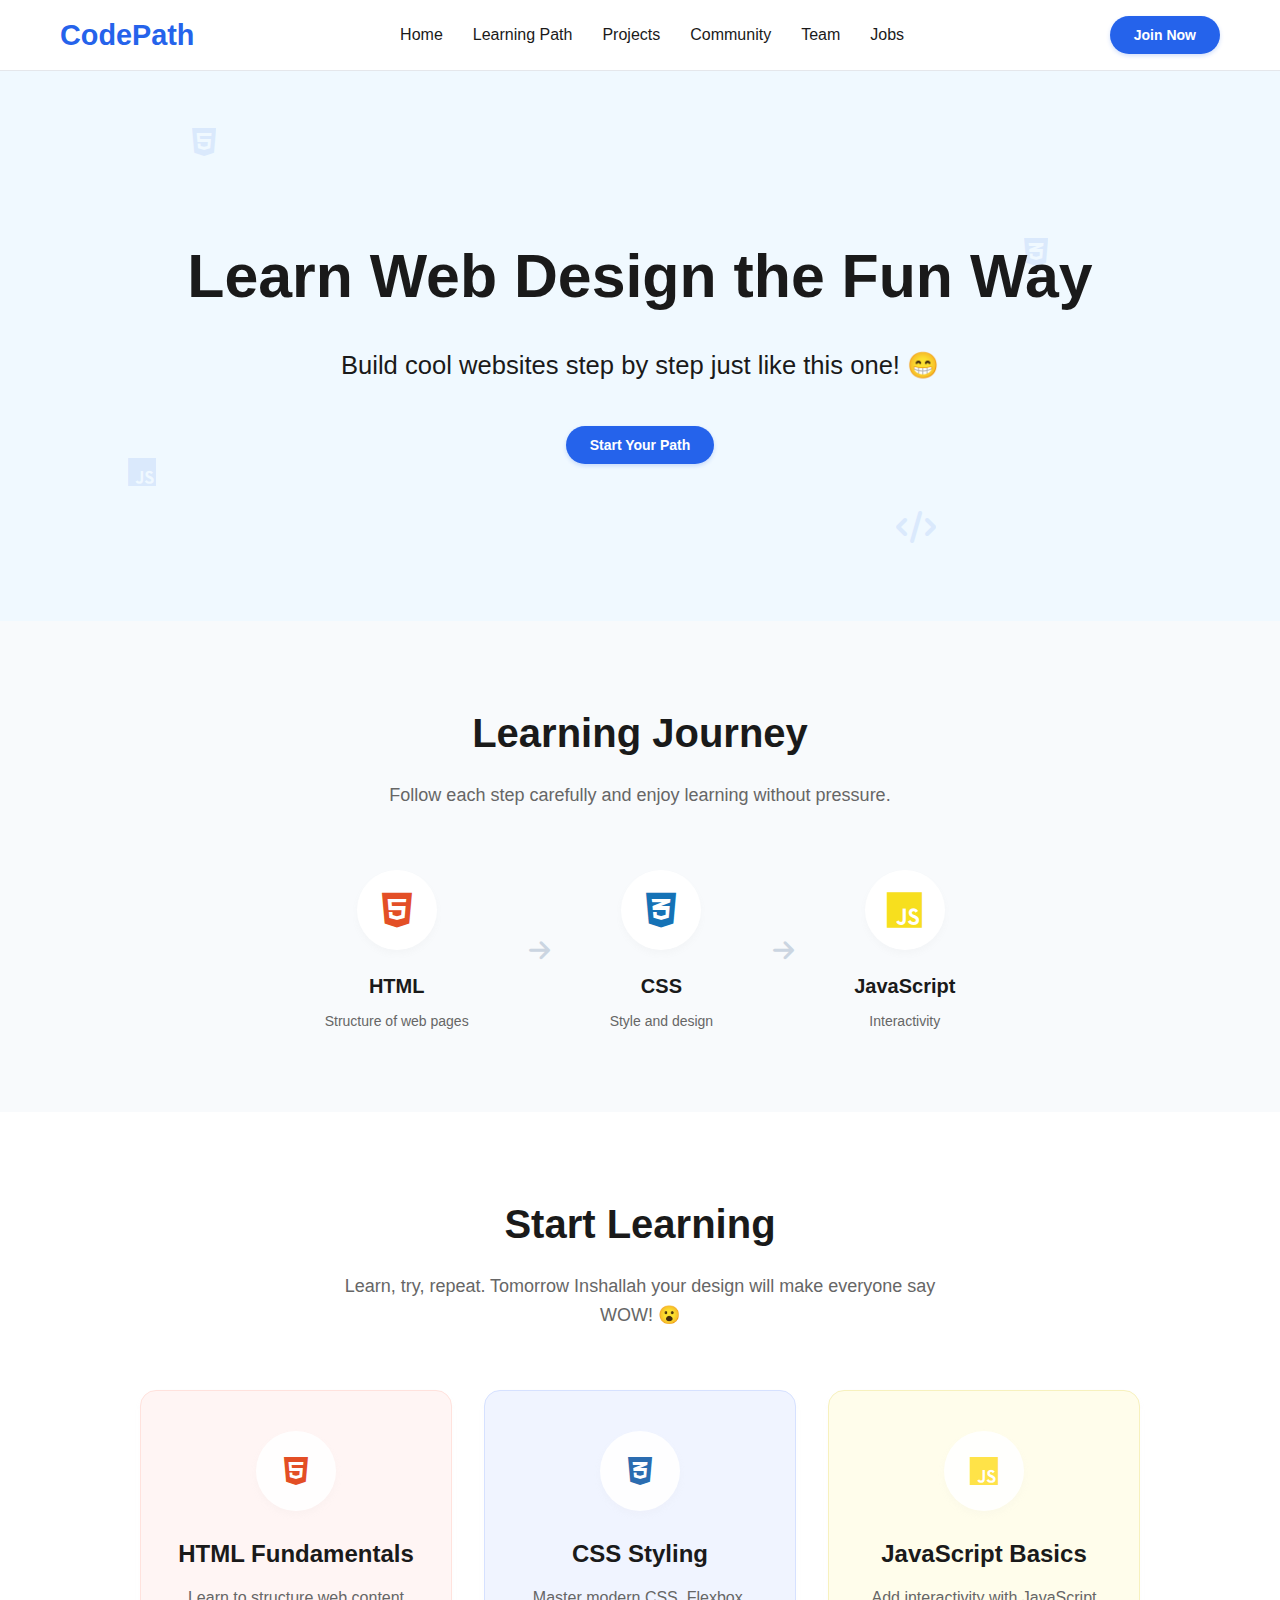
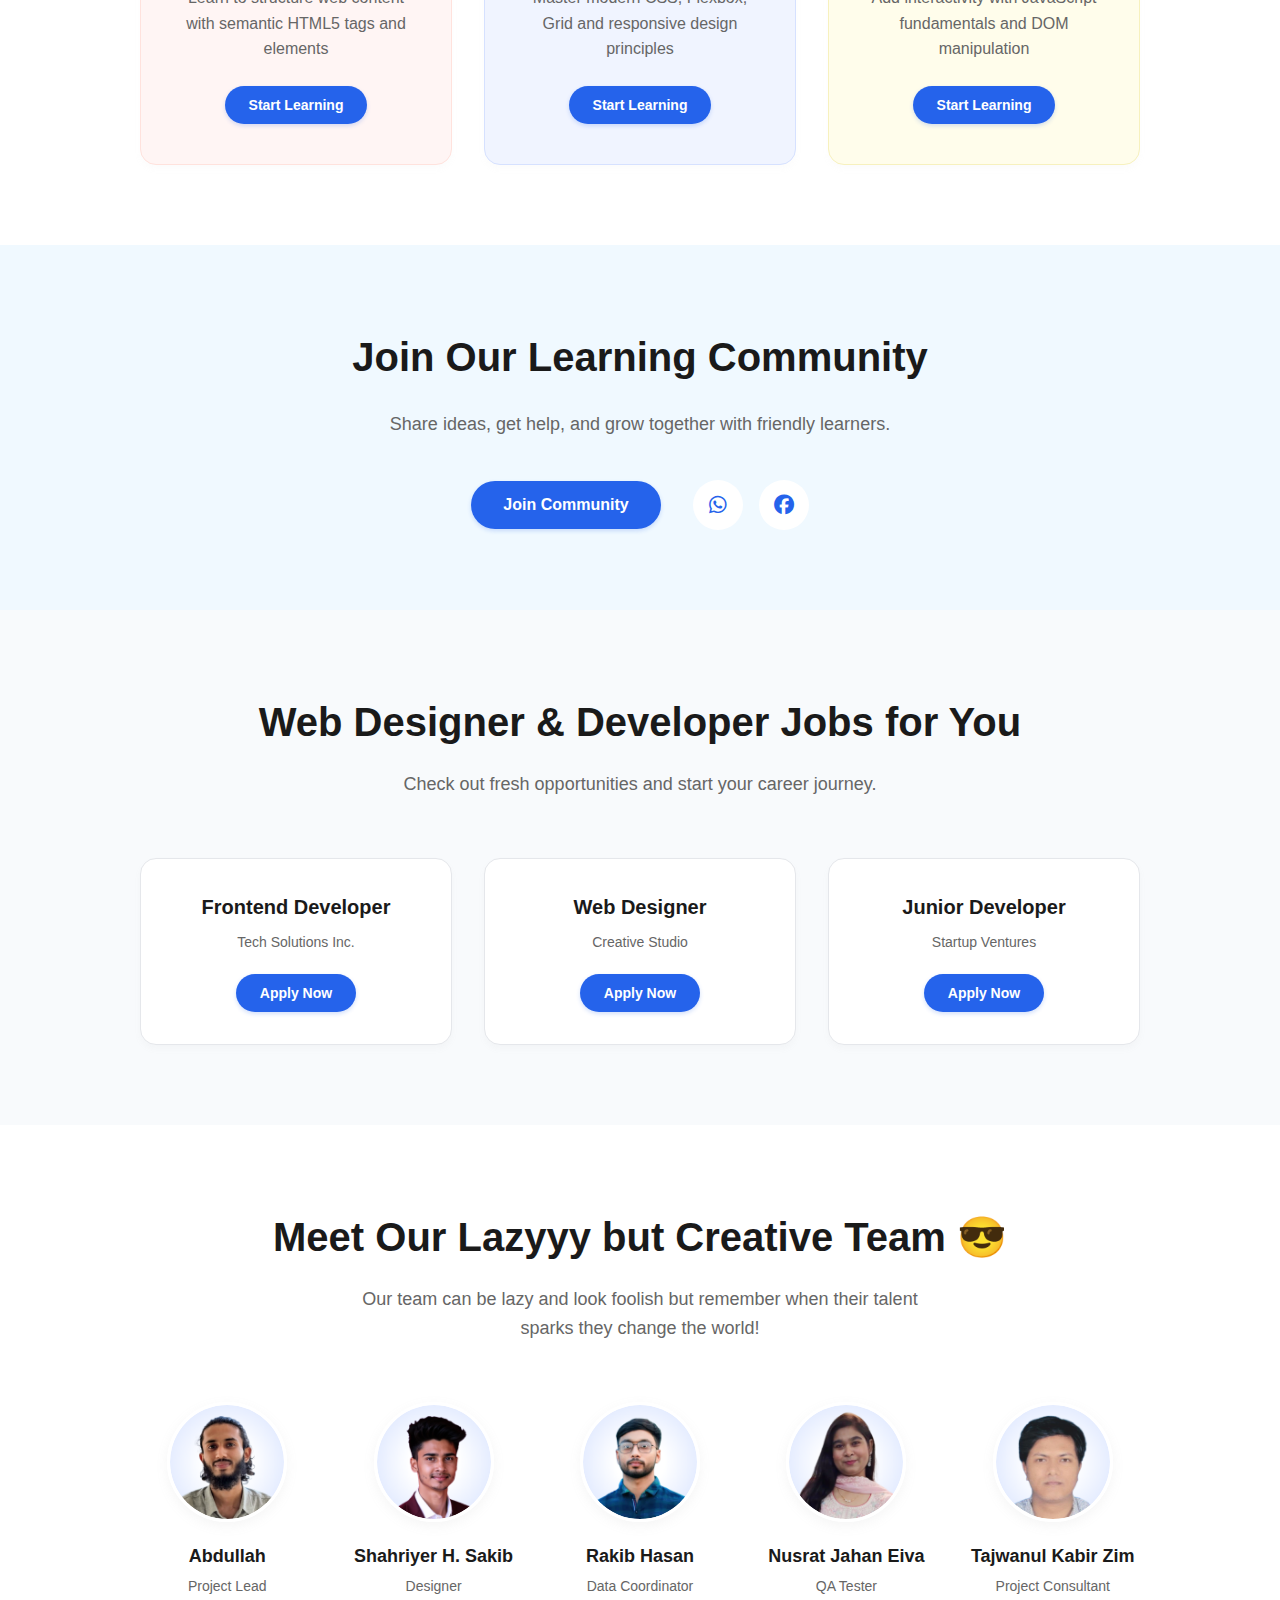
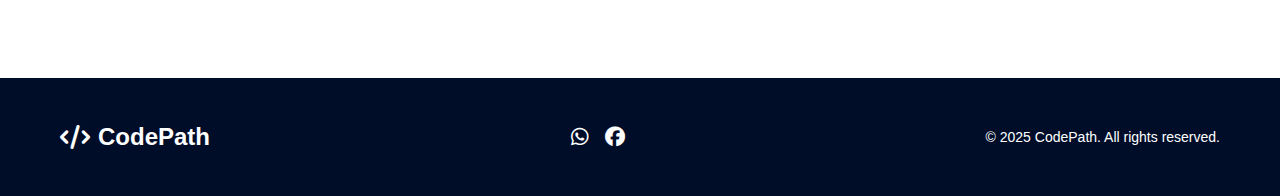
<file: index.html>
<!DOCTYPE html>
<html lang="en">
<head>
    <meta charset="UTF-8">
    <meta name="viewport" content="width=device-width, initial-scale=1.0">
    <title>Learn Web Design | CodePath</title>
    <link rel="stylesheet" href="https://cdnjs.cloudflare.com/ajax/libs/font-awesome/6.5.2/css/all.min.css">
    <link rel="stylesheet" href="style.css">
</head>
<body>
    <!-- Header -->
    <header>
        <nav class="container">
            <a href="index.html" class="logo">CodePath</a>
            <ul>
                <li><a href="#home">Home</a></li>
                <li><a href="#roadmap">Learning Path</a></li>
                <li><a href="#courses">Projects</a></li>
                <li><a href="#community">Community</a></li>
                <li><a href="#team">Team</a></li>
                <li><a href="#jobs">Jobs</a></li>
            </ul>
            <a href="#community" class="btn btn-primary">Join Now</a>
            <div class="mobile-toggle">
                <span></span>
                <span></span>
                <span></span>
            </div>
        </nav>
    </header>

    <!-- Hero Section -->
    <section id="home">
        <div class="hero-icons">
            <i class="fa-brands fa-html5"></i>
            <i class="fa-brands fa-css3-alt"></i>
            <i class="fa-brands fa-js"></i>
            <i class="fa-solid fa-code"></i>
        </div>
        <div class="container hero-content">
            <h1>Learn Web Design the Fun Way</h1>
            <p>Build cool websites step by step just like this one! 😁</p>
            <a href="#roadmap" class="btn btn-primary">Start Your Path</a>
        </div>
    </section>

    <!-- Learning Path Section -->
    <section id="roadmap" class="roadmap">
        <div class="container">
            <div class="section-header">
                <h2 class="section-title">Learning Journey</h2>
                <p class="section-subtitle">Follow each step carefully and enjoy learning without pressure.</p>
            </div>
            
            <div class="path-container">
                <div class="path-step">
                    <div class="step-logo">
                        <i class="fab fa-html5" style="color: #e34f26;"></i>
                    </div>
                    <div class="step-content">
                        <h3>HTML</h3>
                        <p>Structure of web pages</p>
                    </div>
                </div>
                
                <div class="path-arrow">
                    <i class="fas fa-arrow-right"></i>
                </div>
                
                <div class="path-step">
                    <div class="step-logo">
                        <i class="fab fa-css3-alt" style="color: #1572b6;"></i>
                    </div>
                    <div class="step-content">
                        <h3>CSS</h3>
                        <p>Style and design</p>
                    </div>
                </div>
                
                <div class="path-arrow">
                    <i class="fas fa-arrow-right"></i>
                </div>
                
                <div class="path-step">
                    <div class="step-logo">
                        <i class="fab fa-js" style="color: #f7df1e;"></i>
                    </div>
                    <div class="step-content">
                        <h3>JavaScript</h3>
                        <p>Interactivity</p>
                    </div>
                </div>
            </div>
        </div>
    </section>

    <!-- Courses Section -->
    <section id="courses" class="courses">
        <div class="container">
            <div class="section-header">
                <h2 class="section-title">Start Learning</h2>
                <p class="section-subtitle">Learn, try, repeat. Tomorrow Inshallah your design will make everyone say WOW! 😮 </p>
            </div>
            
            <div class="courses-grid">
                <!-- HTML Course -->
                <div class="course-card html-card">
                    <div class="course-logo">
                        <i class="fab fa-html5"></i>
                    </div>
                    <div class="course-content">
                        <h3>HTML Fundamentals</h3>
                        <p>Learn to structure web content with semantic HTML5 tags and elements</p>
                    </div>
                    <div class="course-actions">
                        <a href="html_lessons.html" class="btn btn-primary">Start Learning</a>
                    </div>
                </div>
                
            
                <div class="course-card css-card">
                    <div class="course-logo">
                        <i class="fab fa-css3-alt"></i>
                    </div>
                    <div class="course-content">
                        <h3>CSS Styling</h3>
                        <p>Master modern CSS, Flexbox, Grid and responsive design principles</p>
                    </div>
                    <div class="course-actions">
                        <a href="css_lesson.html" class="btn btn-primary">Start Learning</a>
                    </div>
                </div>
                
                <!-- JavaScript Course -->
                <div class="course-card js-card">
                    <div class="course-logo">
                        <i class="fab fa-js"></i>
                    </div>
                    <div class="course-content">
                        <h3>JavaScript Basics</h3>
                        <p>Add interactivity with JavaScript fundamentals and DOM manipulation</p>
                    </div>
                    <div class="course-actions">
                        <a href="js_lesson.html" class="btn btn-primary">Start Learning</a>
                    </div>
                </div>
            </div>
        </div>
    </section>

    <!-- Community Section -->
    <section id="community" class="community">
        <div class="container">
            <div class="community-content">
                <h2>Join Our Learning Community</h2>
                <p>Share ideas, get help, and grow together with friendly learners.</p>
                <div class="community-actions">
                    <a href="#" class="btn btn-primary btn-large">Join Community</a>
                    <div class="social-links">
                        <a href="https://chat.whatsapp.com/KJgKirS2pfH6YoZmYkJmFc?mode=hqrt2" aria-label="WhatsApp"><i class="fab fa-whatsapp"></i></a>
                        <a href="#" aria-label="Facebook"><i class="fab fa-facebook"></i></a>
                    </div>
                </div>
            </div>
        </div>
    </section>

    <!-- Job Opportunities -->
    <section id="jobs" class="jobs">
        <div class="container">
            <div class="section-header">
                <h2 class="section-title">Web Designer & Developer Jobs for You</h2>
                <p class="section-subtitle">Check out fresh opportunities and start your career journey.</p>
            </div>
            
            <div class="jobs-grid">
                <div class="job-card">
                    <h3>Frontend Developer</h3>
                    <p>Tech Solutions Inc.</p>
                    <a href="#" class="btn btn-primary">Apply Now</a>
                </div>
                
                <div class="job-card">
                    <h3>Web Designer</h3>
                    <p>Creative Studio</p>
                    <a href="#" class="btn btn-primary">Apply Now</a>
                </div>
                
                <div class="job-card">
                    <h3>Junior Developer</h3>
                    <p>Startup Ventures</p>
                    <a href="#" class="btn btn-primary">Apply Now</a>
                </div>
            </div>
        </div>
    </section>

    <!-- Team Section -->
    <section id="team" class="team">
        <div class="container">
            <div class="section-header">
                <h2 class="section-title">Meet Our Lazyyy but Creative Team 😎</h2>
                <p class="section-subtitle">Our team can be lazy and look foolish but remember when their talent sparks they change the world!</p>
            </div>

        
            
            <div class="team-grid">
                <div class="team-member">
                    <div class="member-avatar">
                        <img src="images/1.png" alt="Abdullah" onerror="this.style.display='none'; this.nextElementSibling.style.display='flex'">
                        <div class="avatar-fallback" style="display: none;">
                            <span>A</span>
                        </div>
                    </div>
                    <h3>Abdullah</h3>
                    <p>Project Lead</p>
                </div>
                
                <div class="team-member">
                    <div class="member-avatar">
                        <img src="images/2.png" alt="Shahriyer H. Sakib" onerror="this.style.display='none'; this.nextElementSibling.style.display='flex'">
                        <div class="avatar-fallback" style="display: none;">
                            <span>S</span>
                        </div>
                    </div>
                    <h3>Shahriyer H. Sakib</h3>
                    <p>Designer</p>
                </div>
                
                <div class="team-member">
                    <div class="member-avatar">
                        <img src="images/3.png" alt="Rakib Hasan" onerror="this.style.display='none'; this.nextElementSibling.style.display='flex'">
                        <div class="avatar-fallback" style="display: none;">
                            <span>R</span>
                        </div>
                    </div>
                    <h3>Rakib Hasan</h3>
                    <p>Data Coordinator</p>
                </div>
                
                <div class="team-member">
                    <div class="member-avatar">
                        <img src="images/4.png" alt="Nusrat Jahan Eiva" onerror="this.style.display='none'; this.nextElementSibling.style.display='flex'">
                        <div class="avatar-fallback" style="display: none;">
                            <span>N</span>
                        </div>
                    </div>
                    <h3>Nusrat Jahan Eiva</h3>
                    <p>QA Tester</p>
                </div>
                
                <div class="team-member">
                    <div class="member-avatar">
                        <img src="images/5.png" alt="Tajwanul Kabir Zim" onerror="this.style.display='none'; this.nextElementSibling.style.display='flex'">
                        <div class="avatar-fallback" style="display: none;">
                            <span>T</span>
                        </div>
                    </div>
                    <h3>Tajwanul Kabir Zim</h3>
                    <p>Project Consultant</p>
                </div>
            </div>
        </div>
    </section>

    <!-- Footer -->
    <footer>
        <div class="container">
            <div class="footer-content">
                <div class="footer-logo">
                    <i class="fas fa-code"></i>
                    <span>CodePath</span>
                </div>
                <div class="footer-social">
                    <a href="#" aria-label="WhatsApp"><i class="fab fa-whatsapp"></i></a>
                    <a href="#" aria-label="Facebook"><i class="fab fa-facebook"></i></a>
                </div>
                <div class="footer-copyright">
                    <p>&copy; 2025 CodePath. All rights reserved.</p>
                </div>
            </div>
        </div>
    </footer>

    <script>
        // Mobile menu toggle
        document.querySelector('.mobile-toggle').addEventListener('click', function() {
            this.classList.toggle('active');
            document.querySelector('nav ul').classList.toggle('active');
        });

        // Image fallback handling
        document.addEventListener('DOMContentLoaded', function() {
            const images = document.querySelectorAll('.member-avatar img');
            images.forEach(img => {
                img.addEventListener('error', function() {
                    this.style.display = 'none';
                    const fallback = this.nextElementSibling;
                    if (fallback && fallback.classList.contains('avatar-fallback')) {
                        fallback.style.display = 'flex';
                    }
                });
            });
        });
    </script>
</body>
</html>
</file>
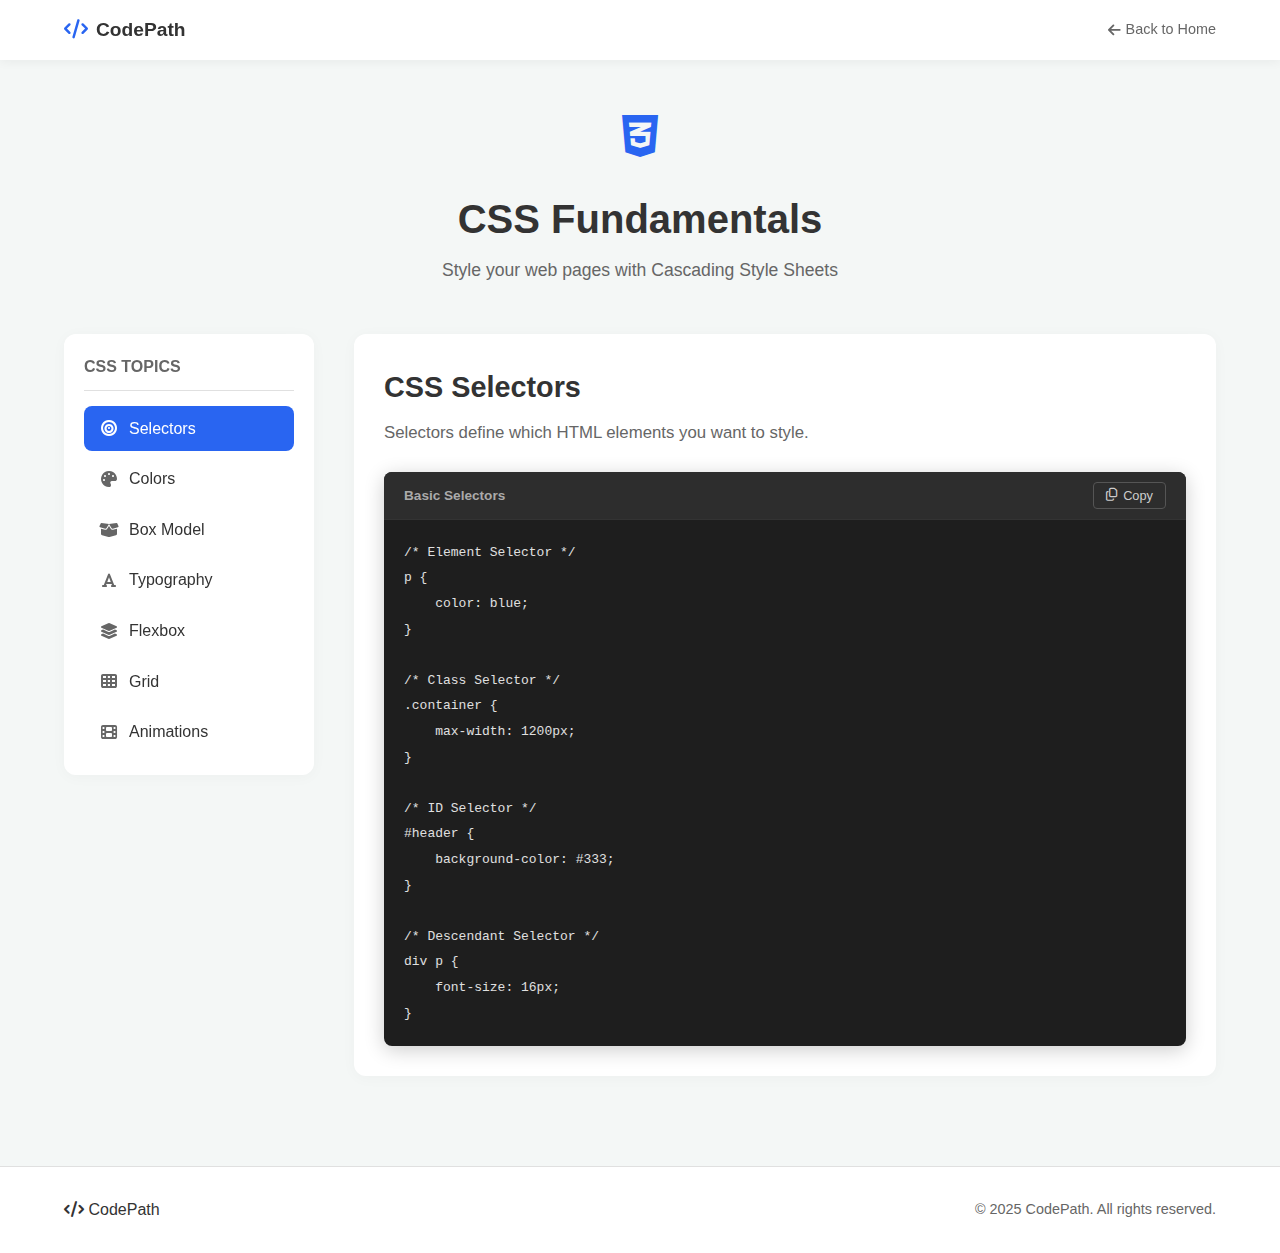
<file: css_lesson.html>
<!DOCTYPE html>
<html lang="en">
<head>
    <meta charset="UTF-8">
    <meta name="viewport" content="width=device-width, initial-scale=1.0">
    <title>Learn CSS | CodePath</title>
    <!-- Font Awesome for Icons -->
    <link rel="stylesheet" href="https://cdnjs.cloudflare.com/ajax/libs/font-awesome/6.5.2/css/all.min.css">
    <!-- Main Stylesheet -->
    <link rel="stylesheet" href="css_style.css">
</head>
<body>
    <!-- Header -->
    <header>
        <nav class="container">
            <a href="index.html" class="logo">
                <i class="fas fa-code"></i>
                <span>CodePath</span>
            </a>
            <a href="index.html" class="back-btn">
                <i class="fas fa-arrow-left"></i>
                Back to Home
            </a>
        </nav>
    </header>

    <main class="minimal-layout">
        <div class="container">
            <!-- Page Header -->
            <div class="page-header">
                <div class="tech-icon css-icon">
                    <i class="fab fa-css3-alt"></i>
                </div>
                <h1>CSS Fundamentals</h1>
                <p>Style your web pages with Cascading Style Sheets</p>
            </div>

            <!-- Content Grid -->
            <div class="content-grid">
                <!-- Sidebar Navigation -->
                <aside class="topics-sidebar">
                    <div class="sidebar-header">
                        <h3>CSS Topics</h3>
                    </div>

                    <nav class="topic-nav">
                        <a href="#selectors" class="topic-link active">
                            <i class="fas fa-bullseye"></i>
                            <span>Selectors</span>
                        </a>
                        <a href="#colors" class="topic-link">
                            <i class="fas fa-palette"></i>
                            <span>Colors</span>
                        </a>
                        <a href="#boxmodel" class="topic-link">
                            <i class="fas fa-box-open"></i>
                            <span>Box Model</span>
                        </a>
                        <a href="#typography" class="topic-link">
                            <i class="fas fa-font"></i>
                            <span>Typography</span>
                        </a>
                        <a href="#flexbox" class="topic-link">
                            <i class="fas fa-layer-group"></i>
                            <span>Flexbox</span>
                        </a>
                        <a href="#grid" class="topic-link">
                            <i class="fas fa-th"></i>
                            <span>Grid</span>
                        </a>
                        <a href="#animations" class="topic-link">
                            <i class="fas fa-film"></i>
                            <span>Animations</span>
                        </a>
                    </nav>
                </aside>

                <!-- Main Content Area -->
                <div class="main-content">
                    
                    <!-- Selectors Section -->
                    <section id="selectors" class="topic-section active">
                        <h2>CSS Selectors</h2>
                        <p class="section-description">Selectors define which HTML elements you want to style.</p>
                        
                        <div class="example-box">
                            <div class="code-header">
                                <span>Basic Selectors</span>
                                <button class="copy-btn">
                                    <i class="far fa-copy"></i>
                                    Copy
                                </button>
                            </div>
                            <pre><code>/* Element Selector */
p {
    color: blue;
}

/* Class Selector */
.container {
    max-width: 1200px;
}

/* ID Selector */
#header {
    background-color: #333;
}

/* Descendant Selector */
div p {
    font-size: 16px;
}</code></pre>
                        </div>
                    </section>

                    <!-- Colors Section -->
                    <section id="colors" class="topic-section">
                        <h2>Colors & Backgrounds</h2>
                        <p class="section-description">Apply colors to text and backgrounds using names, HEX, RGB, or HSL values.</p>
                        
                        <div class="example-box">
                            <div class="code-header">
                                <span>Color Examples</span>
                                <button class="copy-btn">
                                    <i class="far fa-copy"></i>
                                    Copy
                                </button>
                            </div>
                            <pre><code>body {
    /* Keyword */
    color: black; 
    
    /* HEX Code */
    background-color: #f4f4f4;
}

h1 {
    /* RGB with Opacity */
    color: rgba(255, 99, 71, 0.8);
    
    /* HSL */
    background-color: hsl(120, 100%, 50%);
}</code></pre>
                        </div>
                    </section>

                    <!-- Box Model Section -->
                    <section id="boxmodel" class="topic-section">
                        <h2>The Box Model</h2>
                        <p class="section-description">Every element is a box. Understanding margins, borders, padding, and content is crucial.</p>
                        
                        <div class="example-box">
                            <div class="code-header">
                                <span>Box Model Properties</span>
                                <button class="copy-btn">
                                    <i class="far fa-copy"></i>
                                    Copy
                                </button>
                            </div>
                            <pre><code>.card {
    width: 300px;
    
    /* Space inside the border */
    padding: 20px;
    
    /* The border itself */
    border: 1px solid #ddd;
    
    /* Space outside the border */
    margin: 15px;
    
    /* Ensure padding doesn't increase width */
    box-sizing: border-box; 
}</code></pre>
                        </div>
                    </section>

                    <!-- Typography Section -->
                    <section id="typography" class="topic-section">
                        <h2>Typography</h2>
                        <p class="section-description">Style your text with fonts, sizes, weights, and alignment.</p>
                        
                        <div class="example-box">
                            <div class="code-header">
                                <span>Font Styles</span>
                                <button class="copy-btn">
                                    <i class="far fa-copy"></i>
                                    Copy
                                </button>
                            </div>
                            <pre><code>p {
    font-family: 'Arial', sans-serif;
    font-size: 1.1rem;
    font-weight: bold;
    line-height: 1.6;
    text-align: center;
    text-transform: uppercase;
    text-decoration: underline;
}</code></pre>
                        </div>
                    </section>

                    <!-- Flexbox Section -->
                    <section id="flexbox" class="topic-section">
                        <h2>Flexbox</h2>
                        <p class="section-description">A one-dimensional layout method for laying out items in rows or columns.</p>
                        
                        <div class="example-box">
                            <div class="code-header">
                                <span>Flex Container</span>
                                <button class="copy-btn">
                                    <i class="far fa-copy"></i>
                                    Copy
                                </button>
                            </div>
                            <pre><code>.container {
    display: flex;
    
    /* Direction: row (default) or column */
    flex-direction: row;
    
    /* Align items horizontally */
    justify-content: center; /* center, space-between */
    
    /* Align items vertically */
    align-items: center; 
    
    /* Allow wrapping to next line */
    flex-wrap: wrap;
}</code></pre>
                        </div>
                    </section>

                    <!-- Grid Section -->
                    <section id="grid" class="topic-section">
                        <h2>CSS Grid</h2>
                        <p class="section-description">A two-dimensional layout system for columns and rows.</p>
                        
                        <div class="example-box">
                            <div class="code-header">
                                <span>Grid Layout</span>
                                <button class="copy-btn">
                                    <i class="far fa-copy"></i>
                                    Copy
                                </button>
                            </div>
                            <pre><code>.grid-layout {
    display: grid;
    
    /* Create 3 equal columns */
    grid-template-columns: repeat(3, 1fr);
    
    /* Gap between items */
    gap: 20px;
}

.header {
    /* Span across all 3 columns */
    grid-column: 1 / -1;
}</code></pre>
                        </div>
                    </section>

                    <!-- Animations Section -->
                    <section id="animations" class="topic-section">
                        <h2>Animations & Transitions</h2>
                        <p class="section-description">Add movement and interactivity to your elements.</p>
                        
                        <div class="example-box">
                            <div class="code-header">
                                <span>Transition Example</span>
                                <button class="copy-btn">
                                    <i class="far fa-copy"></i>
                                    Copy
                                </button>
                            </div>
                            <pre><code>/* Smooth hover effect */
.button {
    background-color: blue;
    transition: background-color 0.3s ease;
}

.button:hover {
    background-color: darkblue;
}

/* Keyframe Animation */
@keyframes slideIn {
    from { transform: translateX(-100%); }
    to { transform: translateX(0); }
}</code></pre>
                        </div>
                    </section>

                </div>
            </div>
        </div>
    </main>

    <!-- Footer -->
    <footer>
        <div class="container">
            <div class="footer-content">
                <div class="footer-logo">
                    <i class="fas fa-code"></i>
                    <span>CodePath</span>
                </div>
                <div class="footer-copyright">
                    <p>&copy; 2025 CodePath. All rights reserved.</p>
                </div>
            </div>
        </div>
    </footer>

    <!-- JavaScript Logic -->
    <script>
        document.addEventListener('DOMContentLoaded', function() {
            // Logic to handle sidebar navigation switching
            const topicLinks = document.querySelectorAll('.topic-link');
            const topicSections = document.querySelectorAll('.topic-section');

            // Set active topic on click
            topicLinks.forEach(link => {
                link.addEventListener('click', function(e) {
                    e.preventDefault();
                    
                    // Remove active class from all
                    topicLinks.forEach(l => l.classList.remove('active'));
                    topicSections.forEach(s => s.classList.remove('active'));
                    
                    // Add active class to clicked link
                    this.classList.add('active');
                    
                    // Show corresponding section
                    const targetId = this.getAttribute('href');
                    const targetSection = document.querySelector(targetId);
                    if (targetSection) {
                        targetSection.classList.add('active');
                        // Optional: Scroll to top of content on switch
                        window.scrollTo({ top: 0, behavior: 'smooth' });
                    }
                });
            });

            // Logic to copy code to clipboard
            document.querySelectorAll('.copy-btn').forEach(button => {
                button.addEventListener('click', function() {
                    const codeBlock = this.closest('.example-box').querySelector('code');
                    const codeText = codeBlock.textContent;
                    
                    navigator.clipboard.writeText(codeText).then(() => {
                        const originalHtml = this.innerHTML;
                        this.innerHTML = '<i class="fas fa-check"></i> Copied!';
                        this.style.background = 'rgba(46, 204, 113, 0.2)';
                        this.style.color = '#2ecc71';
                        
                        setTimeout(() => {
                            this.innerHTML = originalHtml;
                            this.style.background = '';
                            this.style.color = '';
                        }, 2000);
                    });
                });
            });
        });
    </script>
</body>
</html>
</file>
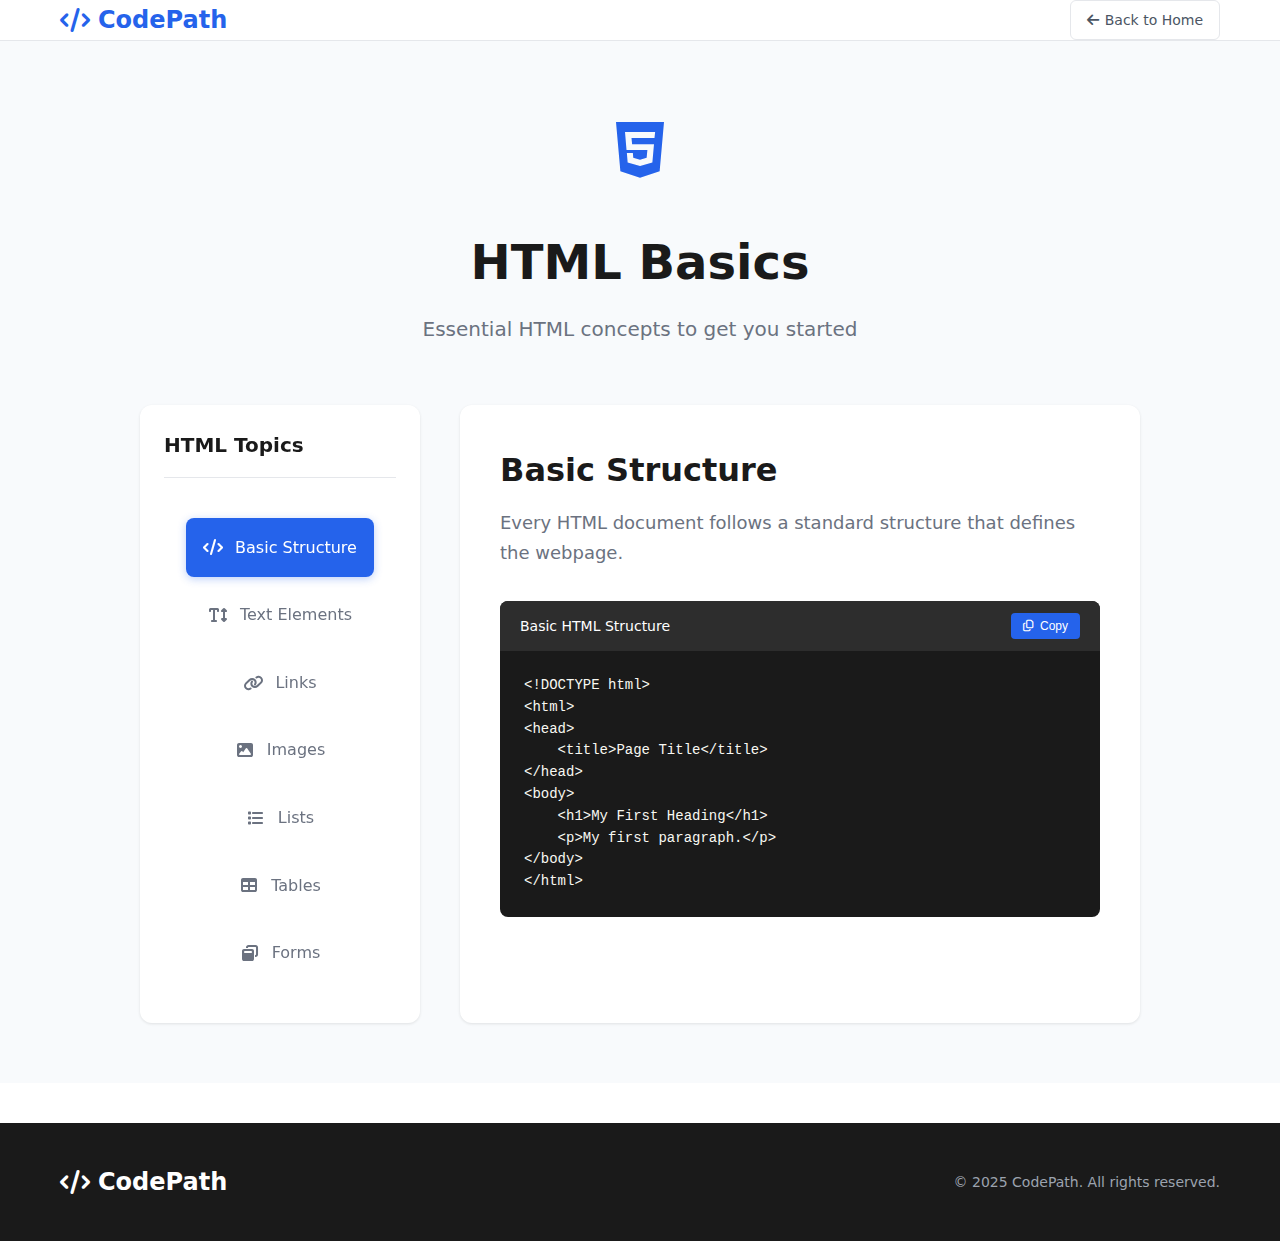
<file: html_lessons.html>
<!DOCTYPE html>
<html lang="en">
<head>
    <meta charset="UTF-8">
    <meta name="viewport" content="width=device-width, initial-scale=1.0">
    <title>Learn HTML | CodePath</title>
    <link rel="stylesheet" href="https://cdnjs.cloudflare.com/ajax/libs/font-awesome/6.5.2/css/all.min.css">
    <link rel="stylesheet" href="html_style.css">
</head>
<body>
    <!-- Header -->
    <header>
        <nav class="container">
            <a href="index.html" class="logo">
                <i class="fas fa-code"></i>
                <span>CodePath</span>
            </a>
            <a href="index.html" class="back-btn">
                <i class="fas fa-arrow-left"></i>
                Back to Home
            </a>
        </nav>
    </header>

    <main class="minimal-layout">
        <div class="container">
            <!-- Page Header -->
            <div class="page-header">
                <div class="tech-icon">
                    <i class="fab fa-html5"></i>
                </div>
                <h1>HTML Basics</h1>
                <p>Essential HTML concepts to get you started</p>
            </div>

            <!-- Content Grid -->
            <div class="content-grid">
                <!-- Sidebar -->
                <aside class="topics-sidebar">
                    <div class="sidebar-header">
                        <h3>HTML Topics</h3>
                    </div>

                    <nav class="topic-nav">
                        <a href="#structure" class="topic-link active">
                            <i class="fas fa-code"></i>
                            <span>Basic Structure</span>
                        </a>
                        <a href="#text" class="topic-link">
                            <i class="fas fa-text-height"></i>
                            <span>Text Elements</span>
                        </a>
                        <a href="#links" class="topic-link">
                            <i class="fas fa-link"></i>
                            <span>Links</span>
                        </a>
                        <a href="#images" class="topic-link">
                            <i class="fas fa-image"></i>
                            <span>Images</span>
                        </a>
                        <a href="#lists" class="topic-link">
                            <i class="fas fa-list"></i>
                            <span>Lists</span>
                        </a>
                        <a href="#tables" class="topic-link">
                            <i class="fas fa-table"></i>
                            <span>Tables</span>
                        </a>
                        <a href="#forms" class="topic-link">
                            <i class="fas fa-window-restore"></i>
                            <span>Forms</span>
                        </a>
                    </nav>
                </aside>

                <!-- Main Content -->
                <div class="main-content">
                    <!-- Structure Section -->
                    <section id="structure" class="topic-section active">
                        <h2>Basic Structure</h2>
                        <p class="section-description">Every HTML document follows a standard structure that defines the webpage.</p>
                        
                        <div class="example-box">
                            <div class="code-header">
                                <span>Basic HTML Structure</span>
                                <button class="copy-btn">
                                    <i class="far fa-copy"></i>
                                    Copy
                                </button>
                            </div>
                            <pre><code>&lt;!DOCTYPE html&gt;
&lt;html&gt;
&lt;head&gt;
    &lt;title&gt;Page Title&lt;/title&gt;
&lt;/head&gt;
&lt;body&gt;
    &lt;h1&gt;My First Heading&lt;/h1&gt;
    &lt;p&gt;My first paragraph.&lt;/p&gt;
&lt;/body&gt;
&lt;/html&gt;</code></pre>
                        </div>
                    </section>

                    <!-- Text Elements Section -->
                    <section id="text" class="topic-section">
                        <h2>Text Elements</h2>
                        <p class="section-description">Basic elements for displaying and formatting text content.</p>
                        
                        <div class="example-box">
                            <div class="code-header">
                                <span>Text Formatting Examples</span>
                                <button class="copy-btn">
                                    <i class="far fa-copy"></i>
                                    Copy
                                </button>
                            </div>
                            <pre><code>&lt;h1&gt;Main Heading&lt;/h1&gt;
&lt;h2&gt;Subheading&lt;/h2&gt;
&lt;p&gt;This is a paragraph.&lt;/p&gt;
&lt;strong&gt;Bold text&lt;/strong&gt;
&lt;em&gt;Italic text&lt;/em&gt;
&lt;br&gt;Line break
&lt;hr&gt;Horizontal line</code></pre>
                        </div>
                    </section>

                    <!-- Links Section -->
                    <section id="links" class="topic-section">
                        <h2>Links</h2>
                        <p class="section-description">Create clickable links to navigate between pages and resources.</p>
                        
                        <div class="example-box">
                            <div class="code-header">
                                <span>Link Examples</span>
                                <button class="copy-btn">
                                    <i class="far fa-copy"></i>
                                    Copy
                                </button>
                            </div>
                            <pre><code>&lt;!-- Basic link --&gt;
&lt;a href="https://example.com"&gt;Visit Example&lt;/a&gt;

&lt;!-- Link with target --&gt;
&lt;a href="page.html" target="_blank"&gt;Open in new tab&lt;/a&gt;

&lt;!-- Email link --&gt;
&lt;a href="mailto:hello@example.com"&gt;Email us&lt;/a&gt;

&lt;!-- Phone link --&gt;
&lt;a href="tel:+1234567890"&gt;Call us&lt;/a&gt;</code></pre>
                        </div>
                    </section>

                    <!-- Images Section -->
                    <section id="images" class="topic-section">
                        <h2>Images</h2>
                        <p class="section-description">Display and optimize images on your webpage.</p>
                        
                        <div class="example-box">
                            <div class="code-header">
                                <span>Image Examples</span>
                                <button class="copy-btn">
                                    <i class="far fa-copy"></i>
                                    Copy
                                </button>
                            </div>
                            <pre><code>&lt;!-- Basic image --&gt;
&lt;img src="photo.jpg" alt="Description"&gt;

&lt;!-- Image with size --&gt;
&lt;img src="logo.png" alt="Logo" width="200" height="100"&gt;

&lt;!-- Responsive image --&gt;
&lt;img src="image.jpg" alt="Photo" style="max-width: 100%"&gt;

&lt;!-- Image as link --&gt;
&lt;a href="large.jpg"&gt;
    &lt;img src="thumb.jpg" alt="Thumbnail"&gt;
&lt;/a&gt;</code></pre>
                        </div>
                    </section>

                    <!-- Lists Section -->
                    <section id="lists" class="topic-section">
                        <h2>Lists</h2>
                        <p class="section-description">Organize content with ordered and unordered lists.</p>
                        
                        <div class="example-box">
                            <div class="code-header">
                                <span>List Examples</span>
                                <button class="copy-btn">
                                    <i class="far fa-copy"></i>
                                    Copy
                                </button>
                            </div>
                            <pre><code>&lt;!-- Unordered list --&gt;
&lt;ul&gt;
    &lt;li&gt;First item&lt;/li&gt;
    &lt;li&gt;Second item&lt;/li&gt;
&lt;/ul&gt;

&lt;!-- Ordered list --&gt;
&lt;ol&gt;
    &lt;li&gt;First step&lt;/li&gt;
    &lt;li&gt;Second step&lt;/li&gt;
&lt;/ol&gt;

&lt;!-- Description list --&gt;
&lt;dl&gt;
    &lt;dt&gt;HTML&lt;/dt&gt;
    &lt;dd&gt;HyperText Markup Language&lt;/dd&gt;
&lt;/dl&gt;</code></pre>
                        </div>
                    </section>

                    <!-- Tables Section -->
                    <section id="tables" class="topic-section">
                        <h2>Tables</h2>
                        <p class="section-description">Display structured data in rows and columns.</p>
                        
                        <div class="example-box">
                            <div class="code-header">
                                <span>Table Example</span>
                                <button class="copy-btn">
                                    <i class="far fa-copy"></i>
                                    Copy
                                </button>
                            </div>
                            <pre><code>&lt;table&gt;
    &lt;tr&gt;
        &lt;th&gt;Name&lt;/th&gt;
        &lt;th&gt;Age&lt;/th&gt;
        &lt;th&gt;City&lt;/th&gt;
    &lt;/tr&gt;
    &lt;tr&gt;
        &lt;td&gt;John&lt;/td&gt;
        &lt;td&gt;25&lt;/td&gt;
        &lt;td&gt;New York&lt;/td&gt;
    &lt;/tr&gt;
    &lt;tr&gt;
        &lt;td&gt;Sarah&lt;/td&gt;
        &lt;td&gt;30&lt;/td&gt;
        &lt;td&gt;London&lt;/td&gt;
    &lt;/tr&gt;
&lt;/table&gt;</code></pre>
                        </div>
                    </section>

                    <!-- Forms Section -->
                    <section id="forms" class="topic-section">
                        <h2>Forms</h2>
                        <p class="section-description">Collect user input with various form elements.</p>
                        
                        <div class="example-box">
                            <div class="code-header">
                                <span>Contact Form</span>
                                <button class="copy-btn">
                                    <i class="far fa-copy"></i>
                                    Copy
                                </button>
                            </div>
                            <pre><code>&lt;form action="/submit" method="POST"&gt;
    &lt;label for="name"&gt;Name:&lt;/label&gt;
    &lt;input type="text" id="name" name="name"&gt;
    
    &lt;label for="email"&gt;Email:&lt;/label&gt;
    &lt;input type="email" id="email" name="email"&gt;
    
    &lt;label for="message"&gt;Message:&lt;/label&gt;
    &lt;textarea id="message" name="message"&gt;&lt;/textarea&gt;
    
    &lt;button type="submit"&gt;Send&lt;/button&gt;
&lt;/form&gt;</code></pre>
                        </div>
                    </section>
                </div>
            </div>
        </div>
    </main>

    <!-- Footer -->
    <footer>
        <div class="container">
            <div class="footer-content">
                <div class="footer-logo">
                    <i class="fas fa-code"></i>
                    <span>CodePath</span>
                </div>
                <div class="footer-copyright">
                    <p>&copy; 2025 CodePath. All rights reserved.</p>
                </div>
            </div>
        </div>
    </footer>

    <script>
        document.addEventListener('DOMContentLoaded', function() {
            const topicLinks = document.querySelectorAll('.topic-link');
            const topicSections = document.querySelectorAll('.topic-section');

            // Set active topic
            topicLinks.forEach(link => {
                link.addEventListener('click', function(e) {
                    e.preventDefault();
                    
                    // Remove active class from all
                    topicLinks.forEach(l => l.classList.remove('active'));
                    topicSections.forEach(s => s.classList.remove('active'));
                    
                    // Add active class to clicked link
                    this.classList.add('active');
                    
                    // Show corresponding section
                    const targetId = this.getAttribute('href');
                    const targetSection = document.querySelector(targetId);
                    if (targetSection) {
                        targetSection.classList.add('active');
                    }
                });
            });

            // Copy code functionality
            document.querySelectorAll('.copy-btn').forEach(button => {
                button.addEventListener('click', function() {
                    const codeBlock = this.closest('.example-box').querySelector('code');
                    const codeText = codeBlock.textContent;
                    
                    navigator.clipboard.writeText(codeText).then(() => {
                        const originalText = this.innerHTML;
                        this.innerHTML = '<i class="fas fa-check"></i> Copied!';
                        
                        setTimeout(() => {
                            this.innerHTML = originalText;
                        }, 2000);
                    });
                });
            });
        });
    </script>
</body>
</html>
</file>
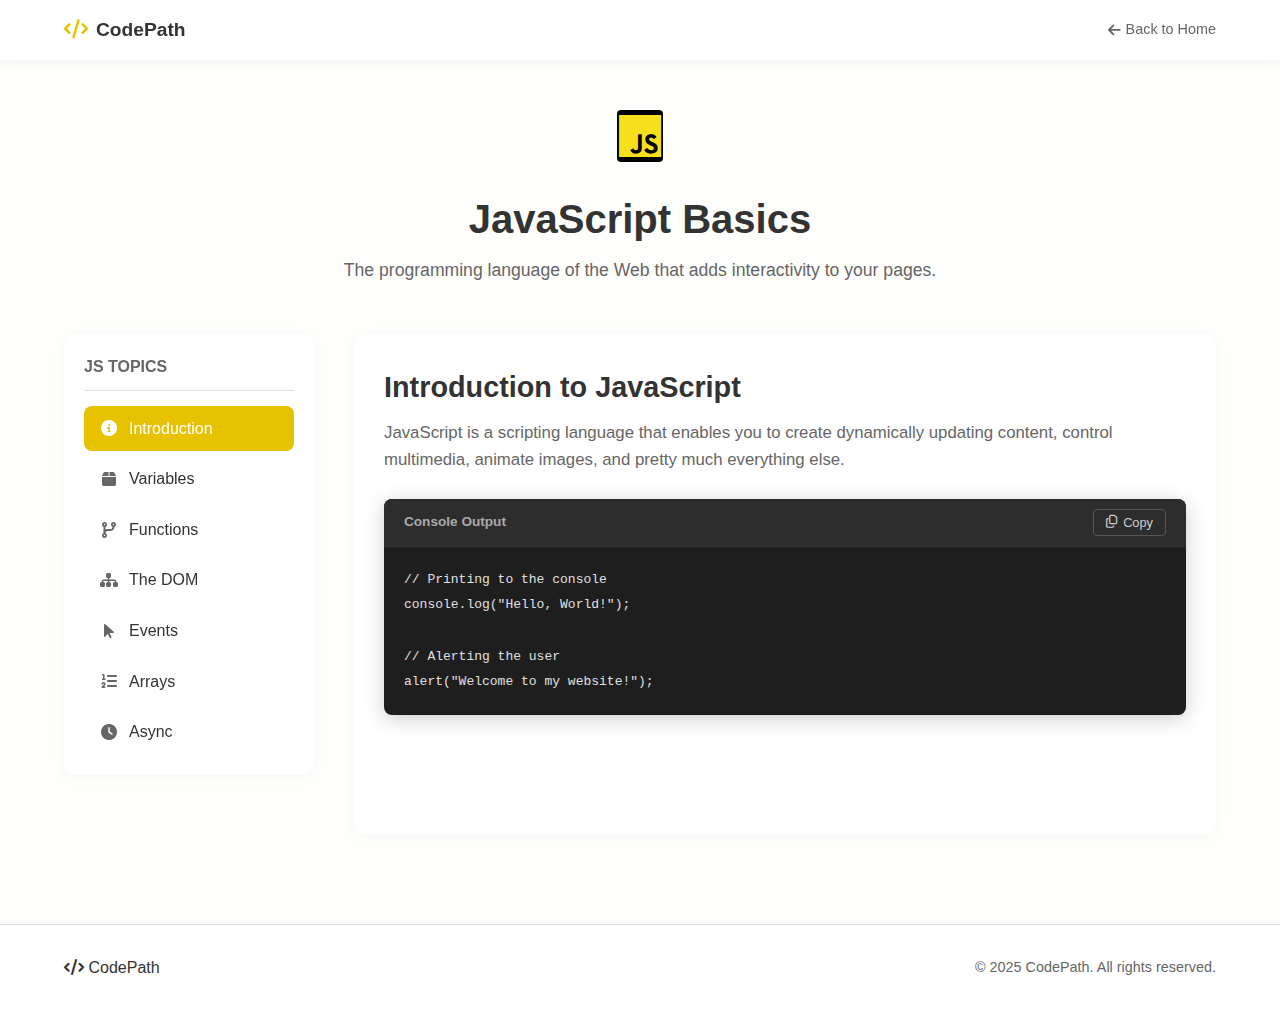
<file: js_lesson.html>
<!DOCTYPE html>
<html lang="en">
<head>
    <meta charset="UTF-8">
    <meta name="viewport" content="width=device-width, initial-scale=1.0">
    <title>Learn JavaScript | CodePath</title>
    <!-- Font Awesome for Icons -->
    <link rel="stylesheet" href="https://cdnjs.cloudflare.com/ajax/libs/font-awesome/6.5.2/css/all.min.css">
    <!-- Main Stylesheet -->
    <link rel="stylesheet" href="js_style.css">
</head>
<body>
    <!-- Header -->
    <header>
        <nav class="container">
            <a href="index.html" class="logo">
                <i class="fas fa-code"></i>
                <span>CodePath</span>
            </a>
            <a href="index.html" class="back-btn">
                <i class="fas fa-arrow-left"></i>
                Back to Home
            </a>
        </nav>
    </header>

    <main class="minimal-layout">
        <div class="container">
            <!-- Page Header -->
            <div class="page-header">
                <div class="tech-icon js-icon">
                    <i class="fab fa-js"></i>
                </div>
                <h1>JavaScript Basics</h1>
                <p>The programming language of the Web that adds interactivity to your pages.</p>
            </div>

            <!-- Content Grid -->
            <div class="content-grid">
                <!-- Sidebar Navigation -->
                <aside class="topics-sidebar">
                    <div class="sidebar-header">
                        <h3>JS Topics</h3>
                    </div>

                    <nav class="topic-nav">
                        <a href="#intro" class="topic-link active">
                            <i class="fas fa-info-circle"></i>
                            <span>Introduction</span>
                        </a>
                        <a href="#variables" class="topic-link">
                            <i class="fas fa-box"></i>
                            <span>Variables</span>
                        </a>
                        <a href="#functions" class="topic-link">
                            <i class="fas fa-code-branch"></i>
                            <span>Functions</span>
                        </a>
                        <a href="#dom" class="topic-link">
                            <i class="fas fa-sitemap"></i>
                            <span>The DOM</span>
                        </a>
                        <a href="#events" class="topic-link">
                            <i class="fas fa-mouse-pointer"></i>
                            <span>Events</span>
                        </a>
                        <a href="#arrays" class="topic-link">
                            <i class="fas fa-list-ol"></i>
                            <span>Arrays</span>
                        </a>
                        <a href="#async" class="topic-link">
                            <i class="fas fa-clock"></i>
                            <span>Async</span>
                        </a>
                    </nav>
                </aside>

                <!-- Main Content Area -->
                <div class="main-content">
                    
                    <!-- Introduction Section -->
                    <section id="intro" class="topic-section active">
                        <h2>Introduction to JavaScript</h2>
                        <p class="section-description">JavaScript is a scripting language that enables you to create dynamically updating content, control multimedia, animate images, and pretty much everything else.</p>
                        
                        <div class="example-box">
                            <div class="code-header">
                                <span>Console Output</span>
                                <button class="copy-btn">
                                    <i class="far fa-copy"></i>
                                    Copy
                                </button>
                            </div>
                            <pre><code>// Printing to the console
console.log("Hello, World!");

// Alerting the user
alert("Welcome to my website!");</code></pre>
                        </div>
                    </section>

                    <!-- Variables Section -->
                    <section id="variables" class="topic-section">
                        <h2>Variables</h2>
                        <p class="section-description">Variables are containers for storing data values. Modern JS uses <code>let</code> and <code>const</code>.</p>
                        
                        <div class="example-box">
                            <div class="code-header">
                                <span>Variable Declaration</span>
                                <button class="copy-btn">
                                    <i class="far fa-copy"></i>
                                    Copy
                                </button>
                            </div>
                            <pre><code>// const cannot be reassigned
const pi = 3.14;

// let can be reassigned
let score = 0;
score = 10;

// Strings, Numbers, Booleans
let name = "Alice";
let age = 25;
let isStudent = true;</code></pre>
                        </div>
                    </section>

                    <!-- Functions Section -->
                    <section id="functions" class="topic-section">
                        <h2>Functions</h2>
                        <p class="section-description">A block of code designed to perform a particular task.</p>
                        
                        <div class="example-box">
                            <div class="code-header">
                                <span>Function Syntax</span>
                                <button class="copy-btn">
                                    <i class="far fa-copy"></i>
                                    Copy
                                </button>
                            </div>
                            <pre><code>// Traditional Function
function greet(name) {
    return "Hello, " + name + "!";
}

// Arrow Function (ES6)
const add = (a, b) => {
    return a + b;
};

console.log(greet("John")); // Output: Hello, John!
console.log(add(5, 3));     // Output: 8</code></pre>
                        </div>
                    </section>

                    <!-- DOM Section -->
                    <section id="dom" class="topic-section">
                        <h2>The DOM</h2>
                        <p class="section-description">The Document Object Model (DOM) connects web pages to scripts or programming languages.</p>
                        
                        <div class="example-box">
                            <div class="code-header">
                                <span>Selecting Elements</span>
                                <button class="copy-btn">
                                    <i class="far fa-copy"></i>
                                    Copy
                                </button>
                            </div>
                            <pre><code>// Select by ID
const header = document.getElementById('myHeader');

// Select by Class
const buttons = document.getElementsByClassName('btn');

// Query Selector (Modern)
const mainTitle = document.querySelector('h1');
const listItems = document.querySelectorAll('.item');

// Changing content
mainTitle.textContent = "New Title";
mainTitle.style.color = "blue";</code></pre>
                        </div>
                    </section>

                    <!-- Events Section -->
                    <section id="events" class="topic-section">
                        <h2>Events</h2>
                        <p class="section-description">HTML events are "things" that happen to HTML elements, which JavaScript can react to.</p>
                        
                        <div class="example-box">
                            <div class="code-header">
                                <span>Event Listeners</span>
                                <button class="copy-btn">
                                    <i class="far fa-copy"></i>
                                    Copy
                                </button>
                            </div>
                            <pre><code>const button = document.querySelector('#clickMe');

button.addEventListener('click', function() {
    alert('Button was clicked!');
});

// Input event
const input = document.querySelector('input');
input.addEventListener('input', (e) => {
    console.log(e.target.value);
});</code></pre>
                        </div>
                    </section>

                    <!-- Arrays Section -->
                    <section id="arrays" class="topic-section">
                        <h2>Arrays & Loops</h2>
                        <p class="section-description">Arrays are special variables which can hold more than one value.</p>
                        
                        <div class="example-box">
                            <div class="code-header">
                                <span>Array Methods</span>
                                <button class="copy-btn">
                                    <i class="far fa-copy"></i>
                                    Copy
                                </button>
                            </div>
                            <pre><code>const fruits = ["Apple", "Banana", "Cherry"];

// Accessing items
console.log(fruits[0]); // Apple

// Adding items
fruits.push("Date");

// Looping (forEach)
fruits.forEach(fruit => {
    console.log(fruit);
});

// Map (creates new array)
const upperFruits = fruits.map(f => f.toUpperCase());</code></pre>
                        </div>
                    </section>

                    <!-- Async Section -->
                    <section id="async" class="topic-section">
                        <h2>Async JavaScript</h2>
                        <p class="section-description">Handling asynchronous operations using Promises and Async/Await.</p>
                        
                        <div class="example-box">
                            <div class="code-header">
                                <span>Fetch API</span>
                                <button class="copy-btn">
                                    <i class="far fa-copy"></i>
                                    Copy
                                </button>
                            </div>
                            <pre><code>async function fetchData() {
    try {
        const response = await fetch('https://api.example.com/data');
        const data = await response.json();
        console.log(data);
    } catch (error) {
        console.error("Error fetching data:", error);
    }
}

fetchData();</code></pre>
                        </div>
                    </section>

                </div>
            </div>
        </div>
    </main>

    <!-- Footer -->
    <footer>
        <div class="container">
            <div class="footer-content">
                <div class="footer-logo">
                    <i class="fas fa-code"></i>
                    <span>CodePath</span>
                </div>
                <div class="footer-copyright">
                    <p>&copy; 2025 CodePath. All rights reserved.</p>
                </div>
            </div>
        </div>
    </footer>

    <!-- JavaScript Logic -->
    <script>
        document.addEventListener('DOMContentLoaded', function() {
            // Sidebar Navigation Logic
            const topicLinks = document.querySelectorAll('.topic-link');
            const topicSections = document.querySelectorAll('.topic-section');

            topicLinks.forEach(link => {
                link.addEventListener('click', function(e) {
                    e.preventDefault();
                    
                    // Reset active states
                    topicLinks.forEach(l => l.classList.remove('active'));
                    topicSections.forEach(s => s.classList.remove('active'));
                    
                    // Activate clicked link
                    this.classList.add('active');
                    
                    // Show target section
                    const targetId = this.getAttribute('href');
                    const targetSection = document.querySelector(targetId);
                    if (targetSection) {
                        targetSection.classList.add('active');
                        window.scrollTo({ top: 0, behavior: 'smooth' });
                    }
                });
            });

            // Copy to Clipboard Logic
            document.querySelectorAll('.copy-btn').forEach(button => {
                button.addEventListener('click', function() {
                    const codeBlock = this.closest('.example-box').querySelector('code');
                    const codeText = codeBlock.textContent;
                    
                    navigator.clipboard.writeText(codeText).then(() => {
                        const originalHtml = this.innerHTML;
                        this.innerHTML = '<i class="fas fa-check"></i> Copied!';
                        // JS specific styling for copy feedback
                        this.style.background = 'rgba(247, 223, 30, 0.2)'; 
                        this.style.color = '#b59700';
                        this.style.borderColor = '#f7df1e';
                        
                        setTimeout(() => {
                            this.innerHTML = originalHtml;
                            this.style.background = '';
                            this.style.color = '';
                            this.style.borderColor = '';
                        }, 2000);
                    });
                });
            });
        });
    </script>
</body>
</html>
</file>
<file: style.css>
/* Reset and Base Styles */
* {
    margin: 0;
    padding: 0;
    box-sizing: border-box;
}

html {
    scroll-behavior: smooth;
}

body {
    font-family: 'Source Sans Pro', sans-serif;
    background-color: #ffffff;
    color: #1a1a1a;
    line-height: 1.6;
    font-weight: 400;
}

.container {
    max-width: 1200px;
    margin: 0 auto;
    padding: 0 20px;
}

section {
    padding: 80px 0;
}

.section-header {
    text-align: center;
    margin-bottom: 60px;
}

.section-title {
    font-size: 2.5rem;
    font-weight: 700;
    color: #1a1a1a;
    margin-bottom: 16px;
}

.section-subtitle {
    font-size: 1.125rem;
    color: #666666;
    max-width: 600px;
    margin: 0 auto;
}

/* Button Styles */
.btn {
    display: inline-flex;
    align-items: center;
    gap: 8px;
    padding: 12px 24px;
    border-radius: 50px;
    text-decoration: none;
    font-weight: 600;
    font-size: 0.875rem;
    transition: all 0.3s ease;
    border: none;
    cursor: pointer;
    line-height: 1;
}

.btn-primary {
    background-color: #2563eb;
    color: #ffffff;
    box-shadow: 0 2px 4px rgba(37, 99, 235, 0.2);
}

.btn-primary:hover {
    scale: 1.1;
}

.btn-large {
    padding: 16px 32px;
    font-size: 1rem;
}

/* Header Styles */
header {
    background-color: #ffffff;
    border-bottom: 1px solid #e5e7eb;
    position: sticky;
    top: 0;
    z-index: 1000;
}

nav {
    display: flex;
    justify-content: space-between;
    align-items: center;
    height: 70px;
}

.logo {
    font-size: 1.8rem;
    font-weight: 700;
    color: #2563eb;
    text-decoration: none;
}

nav ul {
    display: flex;
    list-style: none;
}

nav ul li a {
    padding: 10px 15px;
    text-decoration: none;
    color: #1a1a1a;
    font-weight: 500;
}

nav ul li a:hover {
    color: #2563eb;
}

.mobile-toggle {
    display: none;
    flex-direction: column;
    cursor: pointer;
    gap: 4px;
}

.mobile-toggle span {
    width: 25px;
    height: 3px;
    background-color: #4b5563;
    transition: 0.3s;
}

/* Hero Section */
#home {
    background: #f0f9ff;
    padding: 8rem 0;
    text-align: center;
    position: relative;
    overflow: hidden;
    height: 550px;
    display: flex;
    align-items: center;
    justify-content: center;
}

.hero-content {
    position: relative;
    z-index: 2;
}

.hero-content h1 {
    font-size: 3.8rem;
    color: #1a1a1a;
    margin-bottom: 1.2rem;
}

.hero-content p {
    font-size: 1.6rem;
    margin-bottom: 2.5rem;
    color: #1a1a1a;
    min-height: 2.2rem;
    font-weight: 500;
}

/* Hero Icons */
.hero-icons {
    position: absolute;
    top: 0;
    left: 0;
    width: 100%;
    height: 100%;
    z-index: 0;
}

.hero-icons i {
    position: absolute;
    font-size: 2rem;
    color: #2563eb;
    opacity: 0.1;
    animation: float 10s infinite ease-in-out;
}

.hero-icons i:nth-child(1) { top: 10%; left: 15%; animation-delay: 0s; }
.hero-icons i:nth-child(2) { top: 30%; left: 80%; animation-delay: -2s; }
.hero-icons i:nth-child(3) { top: 70%; left: 10%; animation-delay: -5s; }
.hero-icons i:nth-child(4) { top: 80%; left: 70%; animation-delay: -8s; }

@keyframes float {
    0% { transform: translateY(0px); }
    50% { transform: translateY(-20px); }
    100% { transform: translateY(0px); }
}

/* Learning Path Section */
.roadmap {
    background-color: #f8fafc;
}

.path-container {
    display: flex;
    justify-content: center;
    align-items: center;
    gap: 60px;
    max-width: 800px;
    margin: 0 auto;
}

.path-step {
    display: flex;
    flex-direction: column;
    align-items: center;
    text-align: center;
}

.step-logo {
    width: 80px;
    height: 80px;
    border-radius: 50%;
    display: flex;
    align-items: center;
    justify-content: center;
    font-size: 2.5rem;
    margin-bottom: 20px;
    background-color: #ffffff;
    box-shadow: 0 4px 6px rgba(159, 159, 159, 0.05);
    transition: transform 0.3s ease;
}

.step-logo:hover {
    transform: scale(1.1);
}

.step-content h3 {
    font-size: 1.25rem;
    font-weight: 600;
    margin-bottom: 8px;
    color: #1a1a1a;
}

.step-content p {
    color: #666666;
    font-size: 0.875rem;
}

.path-arrow {
    font-size: 1.5rem;
    color: #cbd5e1;
}

/* Courses Section */
.courses {
    background-color: #ffffff;
}

.courses-grid {
    display: grid;
    grid-template-columns: repeat(3, 1fr);
    gap: 32px;
    max-width: 1000px;
    margin: 0 auto;
}

.course-card {
    border-radius: 16px;
    padding: 40px 32px;
    box-shadow: 0 4px 6px rgba(201, 201, 201, 0.05);
    text-align: center;
    display: flex;
    flex-direction: column;
    align-items: center;
    transition: all 0.3s ease;
}


/* HTML Card */
.html-card {
    background: #fff5f4;
    color: #ffffff;
    border: 1px solid #ffe2dd;
}

/* CSS Card */
.css-card {
    background: #f0f4ff;
    color: #ffffff;
    border: 1px solid #d6e1ff;
}

/* JavaScript Card */
.js-card {
    background: #fffdeb;
    color: #ffffff;
    border: 1px solid #f7f1be;
}

.course-logo {
    width: 80px;
    height: 80px;
    border-radius: 50%;
    display: flex;
    align-items: center;
    justify-content: center;
    font-size: 2rem;
    margin-bottom: 24px;
    background: rgba(255, 255, 255, 0.9);
    box-shadow: 0 4px 6px rgba(214, 214, 214, 0.1);
}

.html-card .course-logo {
    color: #E34E25;
}

.css-card .course-logo {
    color: #2b6cb0;
}

.js-card .course-logo {
    color: #ffe348;
}

.course-content {
    flex-grow: 1;
    margin-bottom: 24px;
}

.course-content h3 {
    font-size: 1.5rem;
    font-weight: 600;
    margin-bottom: 12px;
    color: #1a1a1a;
}

.course-content p {
    color: #666666;
    line-height: 1.6;
}

.course-actions .btn-primary {
    background-color: #2563eb;
    color: #ffffff;
}

.course-actions .btn-primary:hover {
    border: 2px solid #93c5fd;
}

/* Community Section */
.community {
    background-color: #f0f9ff;
    text-align: center;
}

.community-content {
    max-width: 700px;
    margin: 0 auto;
}

.community-content h2 {
    font-size: 2.5rem;
    font-weight: 700;
    margin-bottom: 20px;
}

.community-content p {
    font-size: 1.125rem;
    margin-bottom: 40px;
    color: #666666;
    line-height: 1.7;
}

.community-actions {
    display: flex;
    align-items: center;
    justify-content: center;
    gap: 32px;
}

.social-links {
    display: flex;
    gap: 16px;
}

.social-links a {
    display: inline-flex;
    align-items: center;
    justify-content: center;
    width: 50px;
    height: 50px;
    border-radius: 50%;
    background-color: #ffffff;
    color: #2563eb;
    font-size: 1.25rem;
    text-decoration: none;
    transition: all 0.3s ease;
}

.social-links a:hover {
    border: 2px solid #a7d0ff;
}

/* Jobs Section */
.jobs {
    background-color: #f8fafc;
}

.jobs-grid {
    display: grid;
    grid-template-columns: repeat(3, 1fr);
    gap: 32px;
    max-width: 1000px;
    margin: 0 auto;
}

.job-card {
    background-color: #ffffff;
    border-radius: 16px;
    padding: 32px;
    box-shadow: 0 4px 6px rgba(156, 156, 156, 0.05);
    border: 1px solid #e5e7eb;
    text-align: center;
    transition: all 0.3s ease;
}

.job-card:hover {
    border: 2px solid #93c5fd;
}

.job-card h3 {
    font-size: 1.25rem;
    font-weight: 600;
    margin-bottom: 8px;
    color: #1a1a1a;
}

.job-card p {
    color: #666666;
    margin-bottom: 20px;
    font-size: 0.875rem;
}


/* Team Section */
.team {
    background-color: #ffffff;
}

.team-grid {
    display: grid;
    grid-template-columns: repeat(5, 1fr);
    gap: 32px;
    max-width: 1000px;
    margin: 0 auto;
}

.team-member {
    text-align: center;
}

.member-avatar {
    width: 120px;
    height: 120px;
    border-radius: 50%;
    margin: 0 auto 20px;
    overflow: hidden;
    border: 3px solid #ffffff;
    box-shadow: 0 4px 12px rgba(160, 160, 160, 0.1);
    display: flex;
    align-items: center;
    justify-content: center;
    position: relative;
}

.member-avatar img {
    width: 100%;
    height: 100%;
    object-fit: cover;
    border-radius: 50%;
}

.avatar-fallback {
    width: 100%;
    height: 100%;
    border-radius: 50%;
    display: flex;
    align-items: center;
    justify-content: center;
    color: #ffffff;
    font-size: 2rem;
    font-weight: 600;
}

.team-member h3 {
    font-size: 1.125rem;
    font-weight: 600;
    margin-bottom: 4px;
    color: #1a1a1a;
}

.team-member p {
    color: #666666;
    font-size: 0.875rem;
}

/* Footer */
footer {
    background-color: #000d29;
    color: #ffffff;
    padding: 40px 0;
}

.footer-content {
    display: flex;
    justify-content: space-between;
    align-items: center;
}

.footer-logo {
    display: flex;
    align-items: center;
    gap: 8px;
    font-size: 1.5rem;
    font-weight: 700;
    color: #ffffff;
}

.footer-social {
    display: flex;
    gap: 16px;
}

.footer-social a {
    color: #ffffff;
    font-size: 1.25rem;
    text-decoration: none;
    transition: color 0.3s;
}

.footer-copyright p {
    color: #ffffff;
    font-size: 0.875rem;
}

/* Responsive Design */
@media (max-width: 1024px) {
    .courses-grid,
    .jobs-grid {
        grid-template-columns: repeat(2, 1fr);
    }
    
    .team-grid {
        grid-template-columns: repeat(3, 1fr);
        gap: 40px;
    }
}

@media (max-width: 768px) {
    section {
        padding: 60px 0;
    }
    
    .section-title {
        font-size: 2rem;
    }
    
    .section-subtitle {
        font-size: 1rem;
    }
    
    .mobile-toggle {
        display: flex;
    }
    
    nav ul {
        display: none;
        position: absolute;
        top: 70px;
        left: 0;
        width: 100%;
        background: #ffffff;
        flex-direction: column;
        padding: 20px;
        box-shadow: 0 4px 6px rgba(0, 0, 0, 0.1);
    }
    
    nav ul.active {
        display: flex;
    }
    
    nav ul li a {
        padding: 12px 0;
        display: block;
        border-bottom: 1px solid #e5e7eb;
    }
    
    #home {
        padding: 6rem 0;
        height: auto;
    }
    
    .hero-content h1 {
        font-size: 3rem;
    }
    
    .hero-content p {
        font-size: 1.4rem;
    }
    
    .path-container {
        flex-direction: column;
        gap: 40px;
    }
    
    .path-arrow {
        transform: rotate(90deg);
    }
    
    .courses-grid,
    .jobs-grid {
        grid-template-columns: 1fr;
    }
    
    .community-actions {
        flex-direction: column;
        gap: 20px;
    }
    
    .team-grid {
        grid-template-columns: repeat(2, 1fr);
        gap: 32px;
    }
    
    .footer-content {
        flex-direction: column;
        gap: 20px;
        text-align: center;
    }
}

@media (max-width: 480px) {
    .section-title {
        font-size: 1.75rem;
    }
    
    .hero-content h1 {
        font-size: 2.5rem;
    }
    
    .hero-content p {
        font-size: 1.2rem;
    }
    
    .team-grid {
        grid-template-columns: 1fr;
    }
    
    .course-card,
    .job-card {
        padding: 24px 20px;
    }
    
    .member-avatar {
        width: 100px;
        height: 100px;
    }
}
</file>
<file: css_style.css>
/* --- Reset & Base Styles --- */
* {
    margin: 0;
    padding: 0;
    box-sizing: border-box;
}

:root {
    --primary-color: #2965f1; /* CSS Blue Color */
    --primary-dark: #1c4e9e;
    --text-dark: #333333;
    --text-light: #666666;
    --bg-light: #f4f7f6;
    --bg-white: #ffffff;
    --code-bg: #1e1e1e;
    --border-color: #e0e0e0;
    --sidebar-width: 250px;
}

body {
    font-family: 'Segoe UI', Tahoma, Geneva, Verdana, sans-serif;
    background-color: var(--bg-light);
    color: var(--text-dark);
    line-height: 1.6;
}

.container {
    width: 90%;
    max-width: 1200px;
    margin: 0 auto;
}

/* --- Header --- */
header {
    background-color: var(--bg-white);
    box-shadow: 0 2px 10px rgba(0,0,0,0.05);
    position: sticky;
    top: 0;
    z-index: 100;
}

header nav {
    display: flex;
    justify-content: space-between;
    align-items: center;
    height: 60px;
}

.logo {
    text-decoration: none;
    color: var(--text-dark);
    font-weight: 700;
    font-size: 1.2rem;
    display: flex;
    align-items: center;
    gap: 8px;
}

.logo i {
    color: var(--primary-color);
}

.back-btn {
    text-decoration: none;
    color: var(--text-light);
    font-size: 0.9rem;
    display: flex;
    align-items: center;
    gap: 5px;
    transition: color 0.3s;
}

.back-btn:hover {
    color: var(--primary-color);
}

/* --- Page Header --- */
.minimal-layout {
    padding: 40px 0;
}

.page-header {
    text-align: center;
    margin-bottom: 50px;
}

.tech-icon {
    font-size: 3rem;
    color: var(--primary-color);
    margin-bottom: 10px;
}

/* Specific styling for CSS icon if needed */
.tech-icon.css-icon i {
    color: #2965f1; 
}

.page-header h1 {
    font-size: 2.5rem;
    margin-bottom: 5px;
}

.page-header p {
    color: var(--text-light);
    font-size: 1.1rem;
}

/* --- Layout Grid --- */
.content-grid {
    display: grid;
    grid-template-columns: var(--sidebar-width) 1fr;
    gap: 40px;
    align-items: start;
}

/* --- Sidebar --- */
.topics-sidebar {
    background-color: var(--bg-white);
    padding: 20px;
    border-radius: 12px;
    box-shadow: 0 2px 15px rgba(0,0,0,0.03);
    position: sticky;
    top: 80px; /* Sticks below header */
}

.sidebar-header h3 {
    font-size: 1rem;
    text-transform: uppercase;
    color: var(--text-light);
    margin-bottom: 15px;
    padding-bottom: 10px;
    border-bottom: 1px solid var(--border-color);
}

.topic-nav {
    display: flex;
    flex-direction: column;
    gap: 5px;
}

.topic-link {
    text-decoration: none;
    color: var(--text-dark);
    padding: 10px 15px;
    border-radius: 8px;
    display: flex;
    align-items: center;
    gap: 10px;
    transition: all 0.3s ease;
}

.topic-link i {
    width: 20px; /* Fixed width for alignment */
    text-align: center;
    color: var(--text-light);
}

.topic-link:hover {
    background-color: #f0f4ff;
    color: var(--primary-color);
}

.topic-link:hover i {
    color: var(--primary-color);
}

.topic-link.active {
    background-color: var(--primary-color);
    color: white;
}

.topic-link.active i {
    color: white;
}

/* --- Main Content --- */
.main-content {
    background-color: var(--bg-white);
    padding: 30px;
    border-radius: 12px;
    box-shadow: 0 2px 15px rgba(0,0,0,0.03);
    min-height: 500px;
}

/* Logic to hide all sections and only show active one */
.topic-section {
    display: none;
    animation: fadeIn 0.4s ease-in-out;
}

.topic-section.active {
    display: block;
}

@keyframes fadeIn {
    from { opacity: 0; transform: translateY(10px); }
    to { opacity: 1; transform: translateY(0); }
}

.topic-section h2 {
    font-size: 1.8rem;
    margin-bottom: 10px;
    color: var(--text-dark);
}

.section-description {
    color: var(--text-light);
    margin-bottom: 25px;
    font-size: 1.05rem;
}

/* --- Code Example Box --- */
.example-box {
    background-color: var(--code-bg);
    border-radius: 8px;
    overflow: hidden;
    margin-top: 20px;
    box-shadow: 0 4px 20px rgba(0,0,0,0.2);
}

.code-header {
    background-color: #2d2d2d;
    padding: 10px 20px;
    display: flex;
    justify-content: space-between;
    align-items: center;
    border-bottom: 1px solid #333;
}

.code-header span {
    color: #aaa;
    font-size: 0.85rem;
    font-weight: 600;
}

.copy-btn {
    background: transparent;
    border: 1px solid #555;
    color: #ccc;
    padding: 5px 12px;
    border-radius: 4px;
    cursor: pointer;
    font-size: 0.8rem;
    display: flex;
    align-items: center;
    gap: 6px;
    transition: all 0.2s;
}

.copy-btn:hover {
    background-color: #444;
    color: white;
    border-color: #777;
}

.example-box pre {
    padding: 20px;
    overflow-x: auto;
    font-family: 'Consolas', 'Monaco', 'Courier New', monospace;
}

.example-box code {
    color: #e0e0e0; /* Default text color */
}

/* --- Footer --- */
footer {
    background-color: white;
    margin-top: 50px;
    border-top: 1px solid var(--border-color);
    padding: 30px 0;
}

.footer-content {
    display: flex;
    justify-content: space-between;
    align-items: center;
}

.footer-copyright p {
    color: var(--text-light);
    font-size: 0.9rem;
}

/* --- Responsive Design --- */
@media (max-width: 850px) {
    .content-grid {
        grid-template-columns: 1fr; /* Stack layout */
        gap: 30px;
    }

    .topics-sidebar {
        position: relative; /* Remove sticky on mobile */
        top: 0;
    }

    .topic-nav {
        flex-direction: row; /* Horizontal scroll for nav on mobile */
        overflow-x: auto;
        padding-bottom: 10px;
    }

    .topic-link {
        white-space: nowrap; /* Keep links on one line */
    }
}

@media (max-width: 600px) {
    .page-header h1 {
        font-size: 2rem;
    }
    
    .footer-content {
        flex-direction: column;
        gap: 15px;
    }
}
</file>
<file: html_style.css>
/* Reset and Base Styles */
* {
    margin: 0;
    padding: 0;
    box-sizing: border-box;
}

html {
    scroll-behavior: smooth;
}

body {
    font-family: 'Segoe UI', system-ui, sans-serif;
    background-color: #ffffff;
    color: #1a1a1a;
    line-height: 1.6;
    font-weight: 400;
}

.container {
    max-width: 1200px;
    margin: 0 auto;
    padding: 0 20px;
}

/* Header */
header {
    background-color: #ffffff;
    border-bottom: 1px solid #e5e7eb;
    position: sticky;
    top: 0;
    z-index: 100;
}

nav {
    display: flex;
    justify-content: space-between;
    align-items: center;
    padding: 16px 0;
}

.logo {
    display: flex;
    align-items: center;
    gap: 8px;
    font-size: 1.5rem;
    font-weight: 700;
    color: #2563eb;
    text-decoration: none;
}

.back-btn {
    display: flex;
    align-items: center;
    gap: 6px;
    text-decoration: none;
    color: #4b5563;
    font-weight: 500;
    font-size: 0.875rem;
    padding: 8px 16px;
    border: 1px solid #e5e7eb;
    border-radius: 6px;
    transition: all 0.3s ease;
}

.back-btn:hover {
    border: 1px solid #93c5fd;
}

/* Minimal Layout */
.minimal-layout {
    padding: 60px 0;
    background: #f8fafc;
    min-height: calc(100vh - 80px);
}

/* Page Header */
.page-header {
    text-align: center;
    margin-bottom: 60px;
}

.tech-icon {
    font-size: 4rem;
    color: #2563eb;
    margin-bottom: 20px;
}

.page-header h1 {
    font-size: 3rem;
    font-weight: 700;
    color: #1a1a1a;
    margin-bottom: 12px;
}

.page-header p {
    font-size: 1.25rem;
    color: #6b7280;
    max-width: 500px;
    margin: 0 auto;
}

/* Content Grid */
.content-grid {
    display: grid;
    grid-template-columns: 280px 1fr;
    gap: 40px;
    max-width: 1000px;
    margin: 0 auto;
}

/* Topics Sidebar */
.topics-sidebar {
    background: #ffffff;
    border-radius: 12px;
    padding: 24px;
    box-shadow: 0 1px 3px rgba(0, 0, 0, 0.1);
    position: sticky;
    top: 100px;
    height: fit-content;
}

.sidebar-header {
    margin-bottom: 24px;
    padding-bottom: 16px;
    border-bottom: 1px solid #e5e7eb;
}

.sidebar-header h3 {
    font-size: 1.25rem;
    font-weight: 700;
    color: #1a1a1a;
}

.topic-nav {
    display: flex;
    flex-direction: column;
    gap: 8px;
}

.topic-link {
    display: flex;
    align-items: center;
    gap: 12px;
    padding: 16px;
    text-decoration: none;
    color: #6b7280;
    font-weight: 500;
    border-radius: 8px;
    transition: all 0.3s ease;
    border: 1px solid transparent;
}

.topic-link:hover {
    background: #f1f5f9;
    color: #2563eb;
    transform: translateX(4px);
}

.topic-link.active {
    background: #2563eb;
    color: #ffffff;
    box-shadow: 0 2px 8px rgba(37, 99, 235, 0.3);
}

.topic-link i {
    font-size: 1rem;
    width: 20px;
    text-align: center;
}

.topic-link.active i {
    color: #ffffff;
}

/* Main Content */
.main-content {
    background: #ffffff;
    border-radius: 12px;
    padding: 40px;
    box-shadow: 0 1px 3px rgba(0, 0, 0, 0.1);
}

.topic-section {
    display: none;
}

.topic-section.active {
    display: block;
    animation: fadeIn 0.5s ease;
}

@keyframes fadeIn {
    from { opacity: 0; transform: translateY(10px); }
    to { opacity: 1; transform: translateY(0); }
}

.topic-section h2 {
    font-size: 2rem;
    font-weight: 700;
    color: #1a1a1a;
    margin-bottom: 12px;
}

.section-description {
    font-size: 1.125rem;
    color: #6b7280;
    margin-bottom: 32px;
    line-height: 1.7;
}

/* Example Box */
.example-box {
    background: #1a1a1a;
    border-radius: 8px;
    overflow: hidden;
    margin-bottom: 24px;
}

.code-header {
    display: flex;
    justify-content: space-between;
    align-items: center;
    padding: 12px 20px;
    background: #2d2d2d;
    color: #ffffff;
    font-size: 0.875rem;
    font-weight: 500;
}

.copy-btn {
    display: flex;
    align-items: center;
    gap: 6px;
    background: #2563eb;
    color: #ffffff;
    border: none;
    padding: 6px 12px;
    border-radius: 4px;
    cursor: pointer;
    font-size: 0.75rem;
    transition: all 0.3s ease;
}

.copy-btn:hover {
    border: 1px solid #93c5fd;
}

.example-box pre {
    margin: 0;
    padding: 24px;
    overflow-x: auto;
}

.example-box code {
    color: #f8f8f2;
    font-family: 'Courier New', monospace;
    font-size: 0.875rem;
    line-height: 1.5;
}

/* Footer */
footer {
    background-color: #1a1a1a;
    color: #ffffff;
    padding: 40px 0;
    margin-top: 40px;
}

.footer-content {
    display: flex;
    justify-content: space-between;
    align-items: center;
}

.footer-logo {
    display: flex;
    align-items: center;
    gap: 8px;
    font-size: 1.5rem;
    font-weight: 700;
    color: #ffffff;
}

.footer-copyright p {
    color: #9ca3af;
    font-size: 0.875rem;
}

/* Responsive Design */
@media (max-width: 768px) {
    .content-grid {
        grid-template-columns: 1fr;
        gap: 32px;
    }
    
    .topics-sidebar {
        position: static;
        order: 2;
    }
    
    .main-content {
        order: 1;
        padding: 32px;
    }
    
    .page-header h1 {
        font-size: 2.5rem;
    }
    
    .tech-icon {
        font-size: 3rem;
    }
    
    .topic-nav {
        flex-direction: row;
        flex-wrap: wrap;
        gap: 8px;
    }
    
    .topic-link {
        flex: 1;
        min-width: 140px;
        justify-content: center;
        text-align: center;
        padding: 12px;
    }
}

@media (max-width: 480px) {
    .container {
        padding: 0 16px;
    }
    
    .page-header h1 {
        font-size: 2rem;
    }
    
    .page-header p {
        font-size: 1.125rem;
    }
    
    .main-content {
        padding: 24px;
    }
    
    .topic-section h2 {
        font-size: 1.75rem;
    }
    
    .topics-sidebar {
        padding: 20px;
    }
    
    .footer-content {
        flex-direction: column;
        gap: 16px;
        text-align: center;
    }
}
</file>
<file: js_style.css>
/* --- Reset & Base Styles --- */
* {
    margin: 0;
    padding: 0;
    box-sizing: border-box;
}

:root {
    /* JS Gold/Yellow - Darkened slightly for text readability on white */
    --primary-color: #e6c200; 
    --primary-dark: #bfa100;
    --text-dark: #333333;
    --text-light: #666666;
    --bg-light: #fefefc; /* Very subtle warm white */
    --bg-white: #ffffff;
    --code-bg: #1e1e1e; /* Dark theme for JS code looks standard */
    --border-color: #e0e0e0;
    --sidebar-width: 250px;
}

body {
    font-family: 'Segoe UI', Tahoma, Geneva, Verdana, sans-serif;
    background-color: var(--bg-light);
    color: var(--text-dark);
    line-height: 1.6;
}

.container {
    width: 90%;
    max-width: 1200px;
    margin: 0 auto;
}

/* --- Header --- */
header {
    background-color: var(--bg-white);
    box-shadow: 0 2px 10px rgba(0,0,0,0.05);
    position: sticky;
    top: 0;
    z-index: 100;
}

header nav {
    display: flex;
    justify-content: space-between;
    align-items: center;
    height: 60px;
}

.logo {
    text-decoration: none;
    color: var(--text-dark);
    font-weight: 700;
    font-size: 1.2rem;
    display: flex;
    align-items: center;
    gap: 8px;
}

.logo i {
    color: var(--primary-color);
}

.back-btn {
    text-decoration: none;
    color: var(--text-light);
    font-size: 0.9rem;
    display: flex;
    align-items: center;
    gap: 5px;
    transition: color 0.3s;
}

.back-btn:hover {
    color: var(--primary-color);
}

/* --- Page Header --- */
.minimal-layout {
    padding: 40px 0;
}

.page-header {
    text-align: center;
    margin-bottom: 50px;
}

.tech-icon {
    font-size: 3rem;
    color: var(--primary-color);
    margin-bottom: 10px;
}

/* JS Icon often looks better with a slight background if pure yellow */
.tech-icon.js-icon i {
    color: #f7df1e; /* The bright official JS yellow for the icon */
    background-color: black; /* JS logo usually has black bg or text */
    padding: 2px; /* Small adjustment for FA icon aesthetics if needed */
    border-radius: 4px;
}
/* Override generic tech-icon color for the big header icon to match brand */
.tech-icon.js-icon {
    color: #f7df1e;
}

.page-header h1 {
    font-size: 2.5rem;
    margin-bottom: 5px;
}

.page-header p {
    color: var(--text-light);
    font-size: 1.1rem;
}

/* --- Layout Grid --- */
.content-grid {
    display: grid;
    grid-template-columns: var(--sidebar-width) 1fr;
    gap: 40px;
    align-items: start;
}

/* --- Sidebar --- */
.topics-sidebar {
    background-color: var(--bg-white);
    padding: 20px;
    border-radius: 12px;
    box-shadow: 0 2px 15px rgba(0,0,0,0.03);
    position: sticky;
    top: 80px;
}

.sidebar-header h3 {
    font-size: 1rem;
    text-transform: uppercase;
    color: var(--text-light);
    margin-bottom: 15px;
    padding-bottom: 10px;
    border-bottom: 1px solid var(--border-color);
}

.topic-nav {
    display: flex;
    flex-direction: column;
    gap: 5px;
}

.topic-link {
    text-decoration: none;
    color: var(--text-dark);
    padding: 10px 15px;
    border-radius: 8px;
    display: flex;
    align-items: center;
    gap: 10px;
    transition: all 0.3s ease;
}

.topic-link i {
    width: 20px;
    text-align: center;
    color: var(--text-light);
}

.topic-link:hover {
    background-color: #fff9e6; /* Very light yellow tint */
    color: var(--primary-dark); /* Use darker color for text readability */
}

.topic-link:hover i {
    color: var(--primary-color);
}

.topic-link.active {
    background-color: var(--primary-color);
    color: white; 
    /* For JS yellow, sometimes black text is better contrast, 
       but we used a darker gold for primary-color so white might be ok.
       If it's too light, we can switch color to black below: */
    /* color: #333; */ 
}

.topic-link.active i {
    color: white;
    /* color: #333; */
}

/* --- Main Content --- */
.main-content {
    background-color: var(--bg-white);
    padding: 30px;
    border-radius: 12px;
    box-shadow: 0 2px 15px rgba(0,0,0,0.03);
    min-height: 500px;
}

.topic-section {
    display: none;
    animation: fadeIn 0.4s ease-in-out;
}

.topic-section.active {
    display: block;
}

@keyframes fadeIn {
    from { opacity: 0; transform: translateY(10px); }
    to { opacity: 1; transform: translateY(0); }
}

.topic-section h2 {
    font-size: 1.8rem;
    margin-bottom: 10px;
    color: var(--text-dark);
}

.section-description {
    color: var(--text-light);
    margin-bottom: 25px;
    font-size: 1.05rem;
}

/* --- Code Example Box --- */
.example-box {
    background-color: var(--code-bg);
    border-radius: 8px;
    overflow: hidden;
    margin-top: 20px;
    box-shadow: 0 4px 20px rgba(0,0,0,0.2);
}

.code-header {
    background-color: #2d2d2d;
    padding: 10px 20px;
    display: flex;
    justify-content: space-between;
    align-items: center;
    border-bottom: 1px solid #333;
}

.code-header span {
    color: #aaa;
    font-size: 0.85rem;
    font-weight: 600;
}

.copy-btn {
    background: transparent;
    border: 1px solid #555;
    color: #ccc;
    padding: 5px 12px;
    border-radius: 4px;
    cursor: pointer;
    font-size: 0.8rem;
    display: flex;
    align-items: center;
    gap: 6px;
    transition: all 0.2s;
}

.copy-btn:hover {
    background-color: #444;
    color: white;
    border-color: #777;
}

.example-box pre {
    padding: 20px;
    overflow-x: auto;
    font-family: 'Consolas', 'Monaco', 'Courier New', monospace;
}

/* JS Code Highlighting Simulation (Simple) */
.example-box code {
    color: #e0e0e0;
}

/* --- Footer --- */
footer {
    background-color: white;
    margin-top: 50px;
    border-top: 1px solid var(--border-color);
    padding: 30px 0;
}

.footer-content {
    display: flex;
    justify-content: space-between;
    align-items: center;
}

.footer-copyright p {
    color: var(--text-light);
    font-size: 0.9rem;
}

/* --- Responsive Design --- */
@media (max-width: 850px) {
    .content-grid {
        grid-template-columns: 1fr;
        gap: 30px;
    }

    .topics-sidebar {
        position: relative;
        top: 0;
    }

    .topic-nav {
        flex-direction: row;
        overflow-x: auto;
        padding-bottom: 10px;
    }

    .topic-link {
        white-space: nowrap;
    }
}

@media (max-width: 600px) {
    .page-header h1 {
        font-size: 2rem;
    }
    
    .footer-content {
        flex-direction: column;
        gap: 15px;
    }
}
</file>
